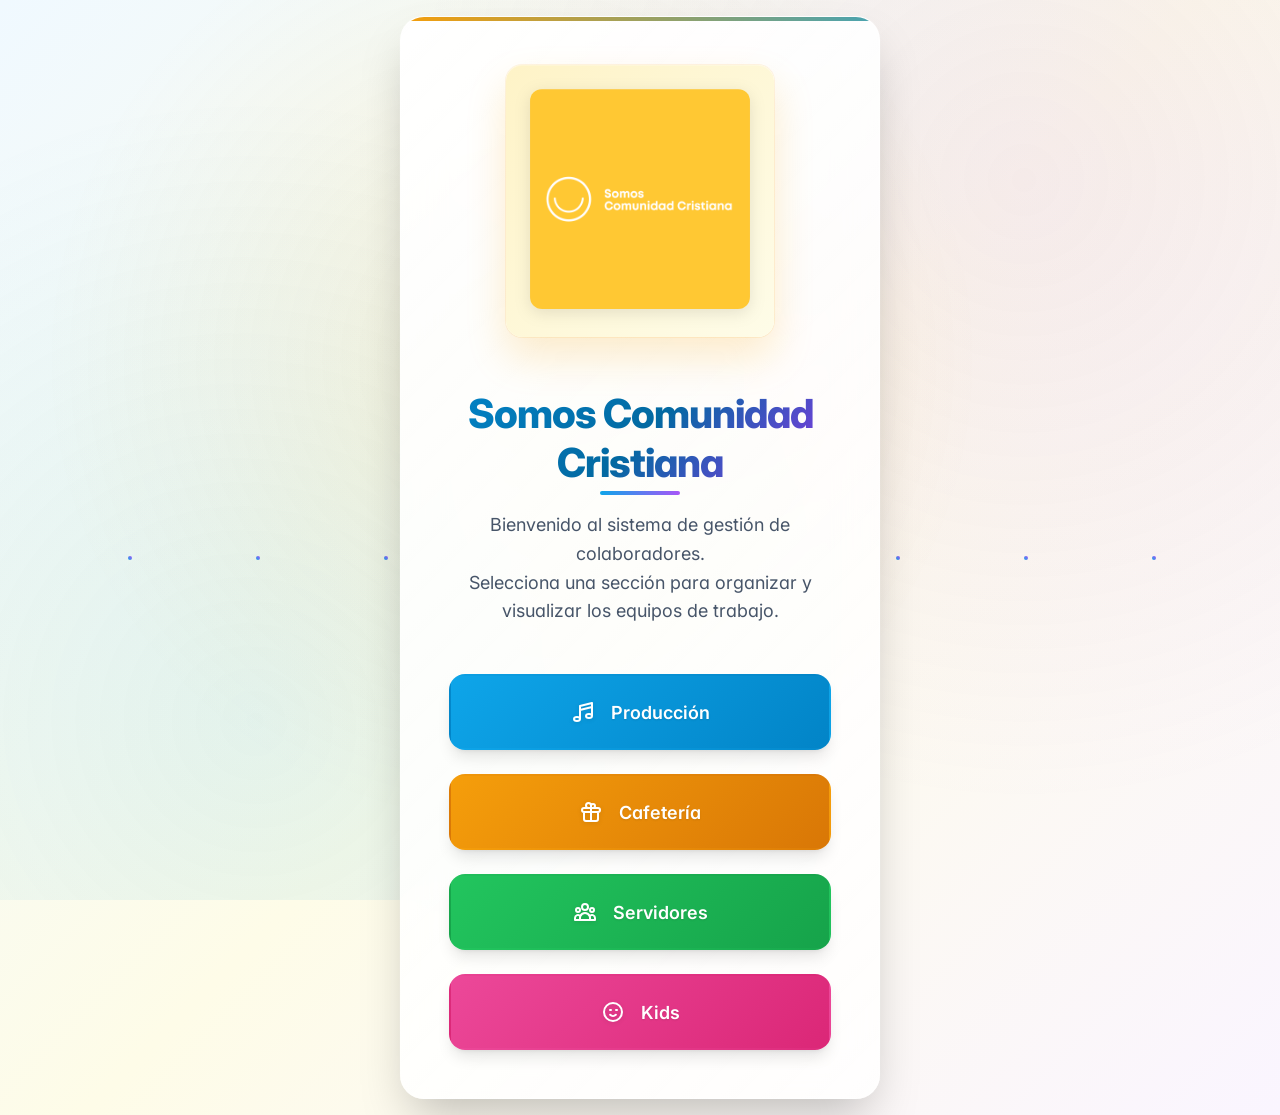
<file: index.html>
<!DOCTYPE html>
<html lang="es">
<head>
    <meta charset="UTF-8">
    <title>Menú Principal | Somos Comunidad Cristiana</title>
    <meta name="viewport" content="width=device-width, initial-scale=1.0">
    <link rel="preconnect" href="https://fonts.googleapis.com">
    <link rel="preconnect" href="https://fonts.gstatic.com" crossorigin>
    <link href="https://fonts.googleapis.com/css2?family=Inter:wght@300;400;500;600;700;800;900&display=swap" rel="stylesheet">
    <style>
        :root {
            /* Color Palette */
            --primary-50: #f0f9ff;
            --primary-100: #e0f2fe;
            --primary-500: #0ea5e9;
            --primary-600: #0284c7;
            --primary-700: #0369a1;
            --primary-900: #0c4a6e;

            --secondary-50: #fefce8;
            --secondary-100: #fef3c7;
            --secondary-500: #f59e0b;
            --secondary-600: #d97706;

            --success-50: #f0fdf4;
            --success-100: #dcfce7;
            --success-500: #22c55e;
            --success-600: #16a34a;

            --purple-50: #faf5ff;
            --purple-100: #f3e8ff;
            --purple-500: #a855f7;
            --purple-600: #9333ea;

            --gray-50: #f8fafc;
            --gray-100: #f1f5f9;
            --gray-200: #e2e8f0;
            --gray-300: #cbd5e0;
            --gray-400: #94a3b8;
            --gray-500: #64748b;
            --gray-600: #475569;
            --gray-700: #334155;
            --gray-800: #1e293b;
            --gray-900: #0f172a;

            /* Spacing */
            --space-xs: 0.25rem;
            --space-sm: 0.5rem;
            --space-md: 1rem;
            --space-lg: 1.5rem;
            --space-xl: 2rem;
            --space-2xl: 3rem;

            /* Border Radius */
            --radius-sm: 0.375rem;
            --radius-md: 0.5rem;
            --radius-lg: 0.75rem;
            --radius-xl: 1rem;
            --radius-2xl: 1.5rem;
            --radius-full: 9999px;

            /* Shadows */
            --shadow-sm: 0 1px 2px 0 rgb(0 0 0 / 0.05);
            --shadow-md: 0 4px 6px -1px rgb(0 0 0 / 0.1), 0 2px 4px -2px rgb(0 0 0 / 0.1);
            --shadow-lg: 0 10px 15px -3px rgb(0 0 0 / 0.1), 0 4px 6px -4px rgb(0 0 0 / 0.1);
            --shadow-xl: 0 20px 25px -5px rgb(0 0 0 / 0.1), 0 8px 10px -6px rgb(0 0 0 / 0.1);
            --shadow-2xl: 0 25px 50px -12px rgb(0 0 0 / 0.25);

            /* Kids Section */
            --pink-50: #fdf2f8;
            --pink-100: #fce7f3;
            --pink-500: #ec4899;
            --pink-600: #db2777;
        }

        * {
            margin: 0;
            padding: 0;
            box-sizing: border-box;
        }

        body {
            font-family: 'Inter', -apple-system, BlinkMacSystemFont, 'Segoe UI', Roboto, sans-serif;
            background: linear-gradient(135deg, var(--primary-50) 0%, var(--secondary-50) 50%, var(--purple-50) 100%);
            min-height: 100vh;
            display: flex;
            align-items: center;
            justify-content: center;
            padding: var(--space-md);
            position: relative;
            overflow-x: hidden;
            font-feature-settings: 'cv02', 'cv03', 'cv04', 'cv11';
            -webkit-font-smoothing: antialiased;
            -moz-osx-font-smoothing: grayscale;
        }

        /* Animated Background Elements */
        body::before {
            content: '';
            position: fixed;
            top: 0;
            left: 0;
            width: 100%;
            height: 100%;
            background: 
                radial-gradient(circle at 20% 80%, rgba(14, 165, 233, 0.1) 0%, transparent 50%),
                radial-gradient(circle at 80% 20%, rgba(168, 85, 247, 0.1) 0%, transparent 50%),
                radial-gradient(circle at 40% 40%, rgba(245, 158, 11, 0.1) 0%, transparent 50%);
            animation: backgroundShift 20s ease-in-out infinite;
            pointer-events: none;
            z-index: -1;
        }

        @keyframes backgroundShift {
            0%, 100% { transform: translateX(0) translateY(0); }
            33% { transform: translateX(-20px) translateY(-10px); }
            66% { transform: translateX(20px) translateY(10px); }
        }

        /* Floating Particles */
        .particle {
            position: fixed;
            width: 4px;
            height: 4px;
            background: linear-gradient(45deg, var(--primary-500), var(--purple-500));
            border-radius: 50%;
            pointer-events: none;
            z-index: -1;
            animation: float 15s infinite linear;
        }

        @keyframes float {
            0% {
                transform: translateY(100vh) rotate(0deg);
                opacity: 0;
            }
            10% {
                opacity: 1;
            }
            90% {
                opacity: 1;
            }
            100% {
                transform: translateY(-100px) rotate(360deg);
                opacity: 0;
            }
        }

        .menu-container {
            background: linear-gradient(135deg, rgba(255, 255, 255, 0.95), rgba(255, 255, 255, 0.8));
            border-radius: var(--radius-2xl);
            box-shadow: 
                var(--shadow-2xl),
                0 0 0 1px rgba(255, 255, 255, 0.1),
                inset 0 1px 0 rgba(255, 255, 255, 0.2);
            padding: var(--space-2xl);
            text-align: center;
            max-width: 480px;
            width: 100%;
            position: relative;
            backdrop-filter: blur(20px);
            border: 1px solid rgba(255, 255, 255, 0.2);
            overflow: hidden;
            animation: containerFadeIn 1s ease-out;
        }

        @keyframes containerFadeIn {
            from {
                opacity: 0;
                transform: translateY(30px) scale(0.95);
            }
            to {
                opacity: 1;
                transform: translateY(0) scale(1);
            }
        }

        .menu-container::before {
            content: '';
            position: absolute;
            top: 0;
            left: 0;
            right: 0;
            height: 4px;
            background: linear-gradient(90deg, var(--secondary-500), var(--primary-500), var(--purple-500), var(--success-500));
            background-size: 400% 100%;
            animation: gradientShift 8s ease infinite;
        }

        @keyframes gradientShift {
            0%, 100% { background-position: 0% 50%; }
            50% { background-position: 100% 50%; }
        }

        .logo-header {
            margin-bottom: var(--space-2xl);
            position: relative;
            display: inline-block;
            animation: logoFadeIn 1.2s ease-out 0.3s both;
        }

        @keyframes logoFadeIn {
            from {
                opacity: 0;
                transform: translateY(20px) scale(0.9);
            }
            to {
                opacity: 1;
                transform: translateY(0) scale(1);
            }
        }

        .logo-wrapper {
            position: relative;
            display: inline-block;
            padding: var(--space-lg);
            background: linear-gradient(135deg, var(--secondary-100), var(--secondary-50));
            border-radius: var(--radius-xl);
            box-shadow: 
                0 20px 40px rgba(245, 158, 11, 0.2),
                0 0 0 1px rgba(245, 158, 11, 0.1),
                inset 0 1px 0 rgba(255, 255, 255, 0.2);
            transition: all 0.4s cubic-bezier(0.4, 0, 0.2, 1);
            overflow: hidden;
        }

        .logo-wrapper::before {
            content: '';
            position: absolute;
            top: -2px;
            left: -2px;
            right: -2px;
            bottom: -2px;
            background: linear-gradient(45deg, var(--secondary-500), var(--primary-500), var(--purple-500), var(--secondary-500));
            background-size: 400% 400%;
            border-radius: var(--radius-xl);
            z-index: -1;
            animation: borderGlow 4s ease infinite;
            opacity: 0;
            transition: opacity 0.3s ease;
        }

        .logo-wrapper:hover::before {
            opacity: 1;
        }

        @keyframes borderGlow {
            0%, 100% { background-position: 0% 50%; }
            50% { background-position: 100% 50%; }
        }

        .logo-wrapper:hover {
            transform: translateY(-8px) scale(1.05);
            box-shadow: 
                0 30px 60px rgba(245, 158, 11, 0.3),
                0 0 0 1px rgba(245, 158, 11, 0.2),
                inset 0 1px 0 rgba(255, 255, 255, 0.3);
        }

        .logo-header img {
            max-width: 220px;
            width: 100%;
            height: auto;
            border-radius: var(--radius-lg);
            transition: all 0.4s ease;
            position: relative;
            z-index: 2;
            filter: drop-shadow(0 4px 8px rgba(0, 0, 0, 0.1));
        }

        .logo-wrapper:hover .logo-header img {
            filter: drop-shadow(0 8px 16px rgba(0, 0, 0, 0.15)) brightness(1.05);
        }

        .main-title {
            font-size: 2.5rem;
            font-weight: 800;
            margin-bottom: var(--space-lg);
            background: linear-gradient(135deg, var(--primary-600), var(--primary-700), var(--purple-600));
            -webkit-background-clip: text;
            -webkit-text-fill-color: transparent;
            background-clip: text;
            letter-spacing: -0.025em;
            position: relative;
            animation: titleFadeIn 1.4s ease-out 0.6s both;
        }

        @keyframes titleFadeIn {
            from {
                opacity: 0;
                transform: translateY(20px);
            }
            to {
                opacity: 1;
                transform: translateY(0);
            }
        }

        .main-title::after {
            content: '';
            position: absolute;
            bottom: -8px;
            left: 50%;
            transform: translateX(-50%);
            width: 80px;
            height: 4px;
            background: linear-gradient(90deg, var(--primary-500), var(--purple-500));
            border-radius: var(--radius-full);
            animation: underlineExpand 1s ease-out 1.2s both;
        }

        @keyframes underlineExpand {
            from {
                width: 0;
                opacity: 0;
            }
            to {
                width: 80px;
                opacity: 1;
            }
        }

        .subtitle {
            font-size: 1.125rem;
            color: var(--gray-600);
            margin-bottom: var(--space-2xl);
            font-weight: 400;
            line-height: 1.6;
            max-width: 420px;
            margin-left: auto;
            margin-right: auto;
            animation: subtitleFadeIn 1.6s ease-out 0.9s both;
        }

        @keyframes subtitleFadeIn {
            from {
                opacity: 0;
                transform: translateY(20px);
            }
            to {
                opacity: 1;
                transform: translateY(0);
            }
        }

        .menu-list {
            display: flex;
            flex-direction: column;
            gap: var(--space-lg);
        }

        .menu-link {
            display: flex;
            align-items: center;
            justify-content: center;
            gap: var(--space-md);
            padding: var(--space-lg) var(--space-xl);
            background: linear-gradient(135deg, var(--primary-500), var(--primary-600));
            color: white;
            border-radius: var(--radius-xl);
            font-size: 1.125rem;
            text-decoration: none;
            font-weight: 600;
            transition: all 0.3s cubic-bezier(0.4, 0, 0.2, 1);
            position: relative;
            overflow: hidden;
            box-shadow: var(--shadow-lg);
            border: 2px solid transparent;
            min-height: 64px;
            text-shadow: 0 1px 2px rgba(0, 0, 0, 0.1);
            animation: linkFadeIn 0.6s ease-out both;
        }

        .menu-link:nth-child(1) {
            animation-delay: 1.2s;
            background: linear-gradient(135deg, var(--primary-500), var(--primary-600));
        }

        .menu-link:nth-child(2) {
            animation-delay: 1.4s;
            background: linear-gradient(135deg, var(--secondary-500), var(--secondary-600));
        }

        .menu-link:nth-child(3) {
            animation-delay: 1.6s;
            background: linear-gradient(135deg, var(--success-500), var(--success-600));
        }

        .menu-link:nth-child(4) {
            animation-delay: 1.8s;
            background: linear-gradient(135deg, var(--pink-500), var(--pink-600));
        }

        @keyframes linkFadeIn {
            from {
                opacity: 0;
                transform: translateX(-30px);
            }
            to {
                opacity: 1;
                transform: translateX(0);
            }
        }

        .menu-link::before {
            content: '';
            position: absolute;
            top: 0;
            left: -100%;
            width: 100%;
            height: 100%;
            background: linear-gradient(90deg, transparent, rgba(255, 255, 255, 0.2), transparent);
            transition: left 0.5s ease;
        }

        .menu-link:hover::before {
            left: 100%;
        }

        .menu-link:hover {
            transform: translateY(-4px) scale(1.02);
            box-shadow: 
                0 20px 40px rgba(0, 0, 0, 0.15),
                0 0 0 3px rgba(255, 255, 255, 0.1);
        }

        .menu-link:nth-child(1):hover {
            box-shadow: 
                0 20px 40px rgba(14, 165, 233, 0.3),
                0 0 0 3px rgba(14, 165, 233, 0.1);
            background: linear-gradient(135deg, var(--primary-600), var(--primary-700));
        }

        .menu-link:nth-child(2):hover {
            box-shadow: 
                0 20px 40px rgba(245, 158, 11, 0.3),
                0 0 0 3px rgba(245, 158, 11, 0.1);
            background: linear-gradient(135deg, var(--secondary-600), var(--secondary-600));
        }

        .menu-link:nth-child(3):hover {
            box-shadow: 
                0 20px 40px rgba(34, 197, 94, 0.3),
                0 0 0 3px rgba(34, 197, 94, 0.1);
            background: linear-gradient(135deg, var(--success-600), var(--success-600));
        }

        .menu-link:nth-child(4):hover {
            box-shadow: 
                0 20px 40px rgba(236, 72, 153, 0.3),
                0 0 0 3px rgba(236, 72, 153, 0.1);
            background: linear-gradient(135deg, var(--pink-600), var(--pink-600));
        }

        .menu-link:active {
            transform: translateY(-2px) scale(1.01);
        }

        .menu-icon {
            width: 24px;
            height: 24px;
            flex-shrink: 0;
            filter: drop-shadow(0 1px 2px rgba(0, 0, 0, 0.1));
        }

        /* Responsive Design */
        @media (max-width: 640px) {
            .menu-container {
                padding: var(--space-xl);
                max-width: 95vw;
                margin: var(--space-md);
            }

            .logo-wrapper {
                padding: var(--space-md);
            }

            .logo-header img {
                max-width: 160px;
            }

            .main-title {
                font-size: 2rem;
            }

            .subtitle {
                font-size: 1rem;
                margin-bottom: var(--space-xl);
            }

            .menu-link {
                font-size: 1rem;
                padding: var(--space-md) var(--space-lg);
                min-height: 56px;
            }

            .menu-icon {
                width: 20px;
                height: 20px;
            }
        }

        @media (max-width: 480px) {
            .main-title {
                font-size: 1.75rem;
            }

            .menu-list {
                gap: var(--space-md);
            }

            .menu-link {
                padding: var(--space-sm) var(--space-md);
                min-height: 48px;
                font-size: 0.9rem;
            }

            .menu-icon {
                width: 20px;
                height: 20px;
            }
        }

        /* Reduced motion support */
        @media (prefers-reduced-motion: reduce) {
            * {
                animation-duration: 0.01ms !important;
                animation-iteration-count: 1 !important;
                transition-duration: 0.01ms !important;
            }
        }
    </style>
</head>
<body>
    <!-- Floating Particles -->
    <div class="particle" style="left: 10%; animation-delay: 0s;"></div>
    <div class="particle" style="left: 20%; animation-delay: 2s;"></div>
    <div class="particle" style="left: 30%; animation-delay: 4s;"></div>
    <div class="particle" style="left: 40%; animation-delay: 6s;"></div>
    <div class="particle" style="left: 50%; animation-delay: 8s;"></div>
    <div class="particle" style="left: 60%; animation-delay: 10s;"></div>
    <div class="particle" style="left: 70%; animation-delay: 12s;"></div>
    <div class="particle" style="left: 80%; animation-delay: 14s;"></div>
    <div class="particle" style="left: 90%; animation-delay: 16s;"></div>

    <div class="menu-container">
        <div class="logo-header">
            <div class="logo-wrapper">
                <img src="img/logo_letras_comunidad_somos.PNG" alt="Logo Somos Comunidad Cristiana">
            </div>
        </div>
        
        <h1 class="main-title">Somos Comunidad Cristiana</h1>
        
        <div class="subtitle">
            Bienvenido al sistema de gestión de colaboradores.<br>
            Selecciona una sección para organizar y visualizar los equipos de trabajo.
        </div>
        
        <div class="menu-list">
            <a class="menu-link" href="produccion/index.html">
                <svg class="menu-icon" fill="none" stroke="currentColor" viewBox="0 0 24 24">
                    <path stroke-linecap="round" stroke-linejoin="round" stroke-width="2" d="M9 19V6l12-3v13M9 19c0 1.105-1.343 2-3 2s-3-.895-3-2 1.343-2 3-2 3 .895 3 2zm12-3c0 1.105-1.343 2-3 2s-3-.895-3-2 1.343-2 3-2 3 .895 3 2zM9 10l12-3"/>
                </svg>
                Producción
            </a>
            
            <a class="menu-link" href="cafeteria/index.html">
                <svg class="menu-icon" fill="none" stroke="currentColor" viewBox="0 0 24 24">
                    <path stroke-linecap="round" stroke-linejoin="round" stroke-width="2" d="M12 8v13m0-13V6a2 2 0 112 2h-2zm0 0V5.5A2.5 2.5 0 109.5 8H12zm-7 4h14M5 12a2 2 0 110-4h14a2 2 0 110 4M5 12v7a2 2 0 002 2h10a2 2 0 002-2v-7"/>
                </svg>
                Cafetería
            </a>
            
            <a class="menu-link" href="servidores/index.html">
                <svg class="menu-icon" fill="none" stroke="currentColor" viewBox="0 0 24 24">
                    <path stroke-linecap="round" stroke-linejoin="round" stroke-width="2" d="M17 20h5v-2a3 3 0 00-5.356-1.857M17 20H7m10 0v-2c0-.656-.126-1.283-.356-1.857M7 20H2v-2a3 3 0 015.356-1.857M7 20v-2c0-.656.126-1.283.356-1.857m0 0a5.002 5.002 0 019.288 0M15 7a3 3 0 11-6 0 3 3 0 016 0zm6 3a2 2 0 11-4 0 2 2 0 014 0zM7 10a2 2 0 11-4 0 2 2 0 014 0z"/>
                </svg>
                Servidores
            </a>

            <a class="menu-link" href="kids/index.html">
                <svg class="menu-icon" fill="none" stroke="currentColor" viewBox="0 0 24 24">
                    <path stroke-linecap="round" stroke-linejoin="round" stroke-width="2" d="M14.828 14.828a4 4 0 01-5.656 0M9 10h1.01M15 10h1.01M21 12a9 9 0 11-18 0 9 9 0 0118 0z"/>
                </svg>
                Kids
            </a>
        </div>
    </div>
</body>
</html>
</file>
